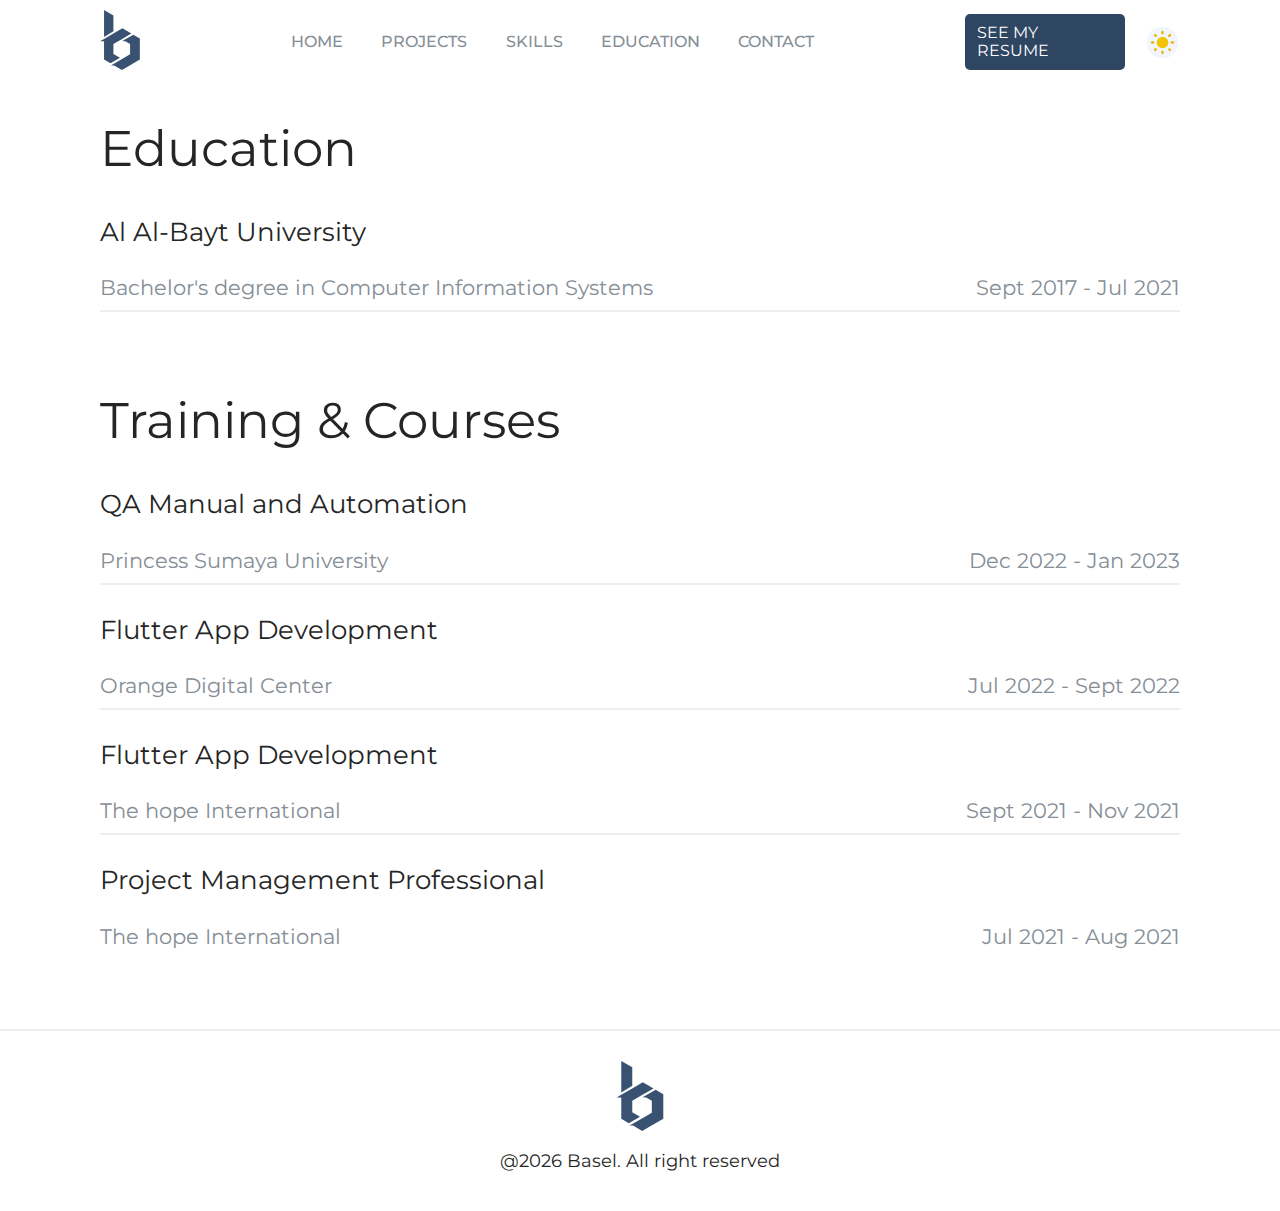
<file: pages/education.html>
<!DOCTYPE html>
<html lang="en">
  <head>
    <meta charset="UTF-8" />
    <meta http-equiv="X-UA-Compatible" content="IE=edge" />
    <meta name="viewport" content="width=device-width, initial-scale=1.0" />
    <link rel="icon" type="image/x-icon" href="../assets/logo/logo.svg" />
    <link rel="stylesheet" href="../css/main.css" />

    <title>Education</title>
  </head>
  <body>
    <!-- -----------*** Header ***----------- -->
    <header>
      <nav class="navbar">
        <a href="../index.html" class="nav-branding">
          <img src="../assets/logo/logo.svg" alt=""
        /></a>
        <ul class="nav-menu">
          <li class="nav-item">
            <a href="../index.html" class="nav-link">Home</a>
          </li>
          <li class="nav-item">
            <a href="projects.html" class="nav-link">Projects</a>
          </li>
          <li class="nav-item">
            <a href="../index.html#skills" class="nav-link">skills</a>
          </li>
          <li class="nav-item">
            <a href="education.html" class="nav-link">Education</a>
          </li>
          <li class="nav-item">
            <a href="../index.html#contact-me" class="nav-link">Contact</a>
          </li>
          <li class="nav-item btn-resume btn-resume-mobile">
            <a
              href="https://drive.google.com/file/d/1vkfqBmILgl1ku9fiSURak9w1Zt8jN6Ga/view?usp=sharing"
              class="nav-link"
              target="_blank"
              >See My Resume</a
            >
          </li>
        </ul>
        <div class="btn-resume btn-resume-desktop">
          <a
            href="https://drive.google.com/file/d/1vkfqBmILgl1ku9fiSURak9w1Zt8jN6Ga/view?usp=sharing"
            class="nav-link"
            target="_blank"
            >See My Resume</a
          >
        </div>
        <div class="btn-resume btn-resume-middle">
          <a
            href="https://drive.google.com/file/d/1vkfqBmILgl1ku9fiSURak9w1Zt8jN6Ga/view?usp=sharing"
            class="nav-link"
            target="_blank"
            >My Resume
          </a>
        </div>
        <div class="btn-toggle-desktop"><div id="dark-mode"></div></div>
        <div class="container-menu">
          <div class="btn-toggle-mobile"><div id="dark-mode-mobile"></div></div>

          <div class="hamburger">
            <span class="bar"></span>
            <span class="bar"></span>
            <span class="bar"></span>
          </div>
        </div>
      </nav>
    </header>

    <!-- -----------*** Main ***----------- -->
    <main>
      <section class="education">
        <div class="title-education">Education</div>
        <div class="university">
          <div class="name-university">Al Al-Bayt University</div>
          <div class="description-university">
            <div class="path-university">
              Bachelor's degree in Computer Information Systems
            </div>
            <div class="date">Sept 2017 - Jul 2021</div>
          </div>
          <hr class="hr-education" />
        </div>

        <div class="training">
          <div class="title-training">Training & Courses</div>
          <div class="academy">
            <div class="path-academy">QA Manual and Automation</div>
            <div class="description-academy">
              <div class="name-academy">Princess Sumaya University</div>
              <div class="date">Dec 2022 - Jan 2023</div>
            </div>
          </div>
          <hr class="hr-education" />
        </div>

        <div class="academy">
          <div class="path-academy">Flutter App Development</div>
          <div class="description-academy">
            <div class="name-academy">Orange Digital Center</div>
            <div class="date">Jul 2022 - Sept 2022</div>
          </div>
          <hr class="hr-education" />
        </div>
        <div class="academy">
          <div class="path-academy">Flutter App Development</div>
          <div class="description-academy">
            <div class="name-academy">The hope International</div>
            <div class="date">Sept 2021 - Nov 2021</div>
          </div>
          <hr class="hr-education" />
        </div>
        <div class="academy">
          <div class="path-academy">Project Management Professional</div>
          <div class="description-academy">
            <div class="name-academy">The hope International</div>
            <div class="date">Jul 2021 - Aug 2021</div>
          </div>
        </div>
      </section>
    </main>

    <footer>
      <hr / class="hr-education">
      <div class="container-footer">
        <img src="../assets/logo/logo.svg" alt="" />
        <div class="copyright">
          @<span id="copyright-year"></span> Basel. All right reserved
        </div>
      </div>
    </footer>
    <script src="../javascript/script.js"></script>
  </body>
</html>
</file>
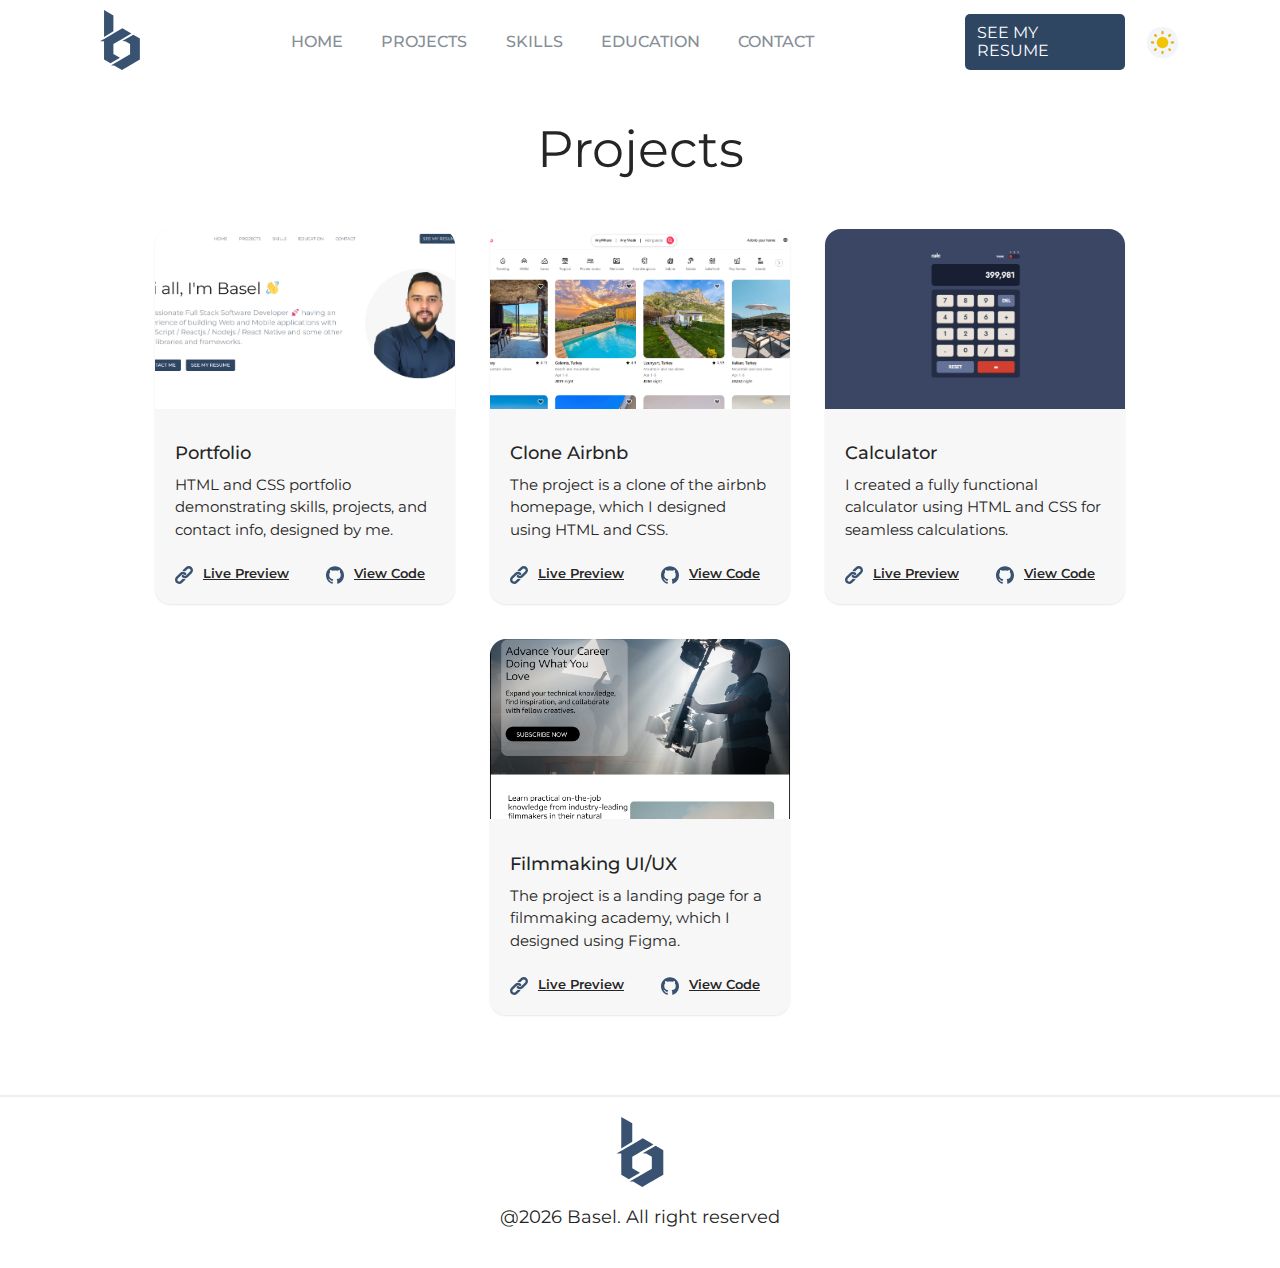
<file: pages/projects.html>
<!DOCTYPE html>
<html lang="en">
  <head>
    <meta charset="UTF-8" />
    <meta http-equiv="X-UA-Compatible" content="IE=edge" />
    <meta name="viewport" content="width=device-width, initial-scale=1.0" />
    <link rel="icon" type="image/x-icon" href="../assets/logo/logo.svg" />
    <link rel="stylesheet" href="../css/main.css" />
    <!-- <link rel="stylesheet" href="../css/projects.css" /> -->

    <title>Projects</title>
  </head>
  <body>
    <!-- -----------*** Header ***----------- -->
    <header>
      <nav class="navbar">
        <a href="../index.html" class="nav-branding">
          <img src="../assets/logo/logo.svg" alt=""
        /></a>
        <ul class="nav-menu">
          <li class="nav-item">
            <a href="../index.html" class="nav-link">Home</a>
          </li>
          <li class="nav-item">
            <a href="projects.html" class="nav-link">Projects</a>
          </li>
          <li class="nav-item">
            <a href="../index.html#skills" class="nav-link">skills</a>
          </li>
          <li class="nav-item">
            <a href="education.html" class="nav-link">Education</a>
          </li>
          <li class="nav-item">
            <a href="../index.html#contact-me" class="nav-link">Contact</a>
          </li>
          <li class="nav-item btn-resume btn-resume-mobile">
            <a
              href="https://drive.google.com/file/d/1vkfqBmILgl1ku9fiSURak9w1Zt8jN6Ga/view?usp=sharing"
              class="nav-link"
              target="_blank"
              >See My Resume</a
            >
          </li>
        </ul>
        <div class="btn-resume btn-resume-desktop">
          <a
            href="https://drive.google.com/file/d/1vkfqBmILgl1ku9fiSURak9w1Zt8jN6Ga/view?usp=sharing"
            class="nav-link"
            target="_blank"
            >See My Resume</a
          >
        </div>
        <div class="btn-resume btn-resume-middle">
          <a
            href="https://drive.google.com/file/d/1vkfqBmILgl1ku9fiSURak9w1Zt8jN6Ga/view?usp=sharing"
            class="nav-link"
            target="_blank"
            >My Resume
          </a>
        </div>
        <div class="btn-toggle-desktop"><div id="dark-mode"></div></div>
        <div class="container-menu">
          <div class="btn-toggle-mobile"><div id="dark-mode-mobile"></div></div>

          <div class="hamburger">
            <span class="bar"></span>
            <span class="bar"></span>
            <span class="bar"></span>
          </div>
        </div>
      </nav>
    </header>
    <!-- -----------*** Projects ***----------- -->
    <main>
      <section class="projects">
        <div class="title-projects">Projects</div>
        <div class="container-project">
          <div class="card-project">
            <figure><img src="../assets/image/project-1.png" alt="" /></figure>

            <div class="description-project">
              <h6>Portfolio</h6>
              <p>
                HTML and CSS portfolio demonstrating skills, projects, and
                contact info, designed by me.
              </p>
              <div class="links">
                <div class="live-preview">
                  <img src="../assets/icon/link.svg" alt="" />
                  <a href=""> Live Preview</a>
                </div>
                <div class="github">
                  <img src="../assets/icon/github.svg" alt="" />
                  <a href="https://github.com/baselmq/portfolio"> View Code</a>
                </div>
              </div>
            </div>
          </div>
          <div class="card-project">
            <figure><img src="../assets/image/project-2.png" alt="" /></figure>
            <div class="description-project">
              <h6>Clone Airbnb</h6>
              <p>
                The project is a clone of the airbnb homepage, which I designed
                using HTML and CSS.
              </p>
              <div class="links">
                <div class="live-preview">
                  <img src="../assets/icon/link.svg" alt="" />

                  <a href="https://baselmq.github.io/clone-airbnb/">
                    Live Preview</a
                  >
                </div>
                <div class="github">
                  <img src="../assets/icon/github.svg" alt="" />

                  <a href="https://github.com/baselmq/clone-airbnb">
                    View Code</a
                  >
                </div>
              </div>
            </div>
          </div>
          <div class="card-project">
            <figure><img src="../assets/image/project-3.png" alt="" /></figure>
            <div class="description-project">
              <h6>Calculator</h6>
              <p>
                I created a fully functional calculator using HTML and CSS for
                seamless calculations.
              </p>
              <div class="links">
                <div class="live-preview">
                  <img src="../assets/icon/link.svg" alt="" />

                  <a href="https://baselmq.github.io/calculator-/">
                    Live Preview</a
                  >
                </div>
                <div class="github">
                  <img src="../assets/icon/github.svg" alt="" />

                  <a href="https://github.com/baselmq/calculator-">View Code</a>
                </div>
              </div>
            </div>
          </div>
          <div class="card-project">
            <figure><img src="../assets/image/project-4.png" alt="" /></figure>
            <div class="description-project">
              <h6>Filmmaking UI/UX</h6>
              <p>
                The project is a landing page for a filmmaking academy, which I
                designed using Figma.
              </p>
              <div class="links">
                <div class="live-preview">
                  <img src="../assets/icon/link.svg" alt="" />

                  <a
                    href="https://www.figma.com/proto/9uRzYNk2eOAWJbeBclziQ9/Filmmaking?page-id=0%3A1&node-id=121-1028&viewport=545%2C-530%2C0.11&scaling=min-zoom&starting-point-node-id=121%3A1163"
                    >Live Preview</a
                  >
                </div>
                <div class="github">
                  <img src="../assets/icon/github.svg" alt="" />
                  <a
                    href="https://www.figma.com/file/9uRzYNk2eOAWJbeBclziQ9/Filmmaking?node-id=121%3A1028&t=Vaj90olx7brxZiTh-1"
                  >
                    View Code</a
                  >
                </div>
              </div>
            </div>
          </div>
        </div>
      </section>
    </main>
    <footer>
      <hr / class="hr-footer">
      <div class="container-footer">
        <img src="../assets/logo/logo.svg" alt="" />
        <div class="copyright">
          @<span id="copyright-year"></span> Basel. All right reserved
        </div>
      </div>
    </footer>
    <script src="../javascript/script.js"></script>
  </body>
</html>
</file>
<file: css/main.css>
/* @import url("https://fonts.googleapis.com/css2?family=Poppins:wght@100;200;300;400;500;600;700;800;900&display=swap"); */
@import url("https://fonts.googleapis.com/css2?family=Montserrat:wght@100;200;300;400;500;600;700&display=swap");
@import "normalize.css";
@import "header.css";
@import "education.css";
@import "home.css";

:root {
  /* Light mode colors */
  --background-color: #ffffff;
  --text-color: #252525;
  /* --accent-color: #004455; */
  --accent-color: #2f4663;
  --light-accent-color: #587ca8;
  --secondary-color: #868e96;
  --icon-color: #868e96;
  --card-color: #f7f7f7;
  --hr-color: #eeeeee;
  --button-color: #f6f8fa;
  --light-icon: url("../assets/icon/sun.svg");

  /* Dark mode colors */
  --background-color-dark: #0d1117;
  --text-color-dark: #ffffff;
  --accent-color-dark: #395271;
  --light-accent-color-dark: #587ca8;
  --card-color-dark: #171d26;
  --secondary-color-dark: #e0e0e0;
  --icon-color-dark: #868e96;
  --hr-color-dark: #33383f;
  --button-color-dark: #21262d;
  --dark-icon: url("../assets/icon/moon.svg");
}

/* Dark mode */
body.dark-mode {
  --background-color: var(--background-color-dark);
  --text-color: var(--text-color-dark);
  --accent-color: var(--accent-color-dark);
  --secondary-color: var(--secondary-color-dark);
  --card-color: var(--card-color-dark);
  --button-color: var(--button-color-dark);
  --hr-color: var(--hr-color-dark);
  --icon-color: var(--icon-color-dark);
  --light-icon: var(--dark-icon);
}
* {
  padding: 0;
  margin: 0;
  font-family: "Montserrat", sans-serif;
  box-sizing: border-box;
  color: var(--text-color);
}
body {
  background-color: var(--background-color);
}
</file>
